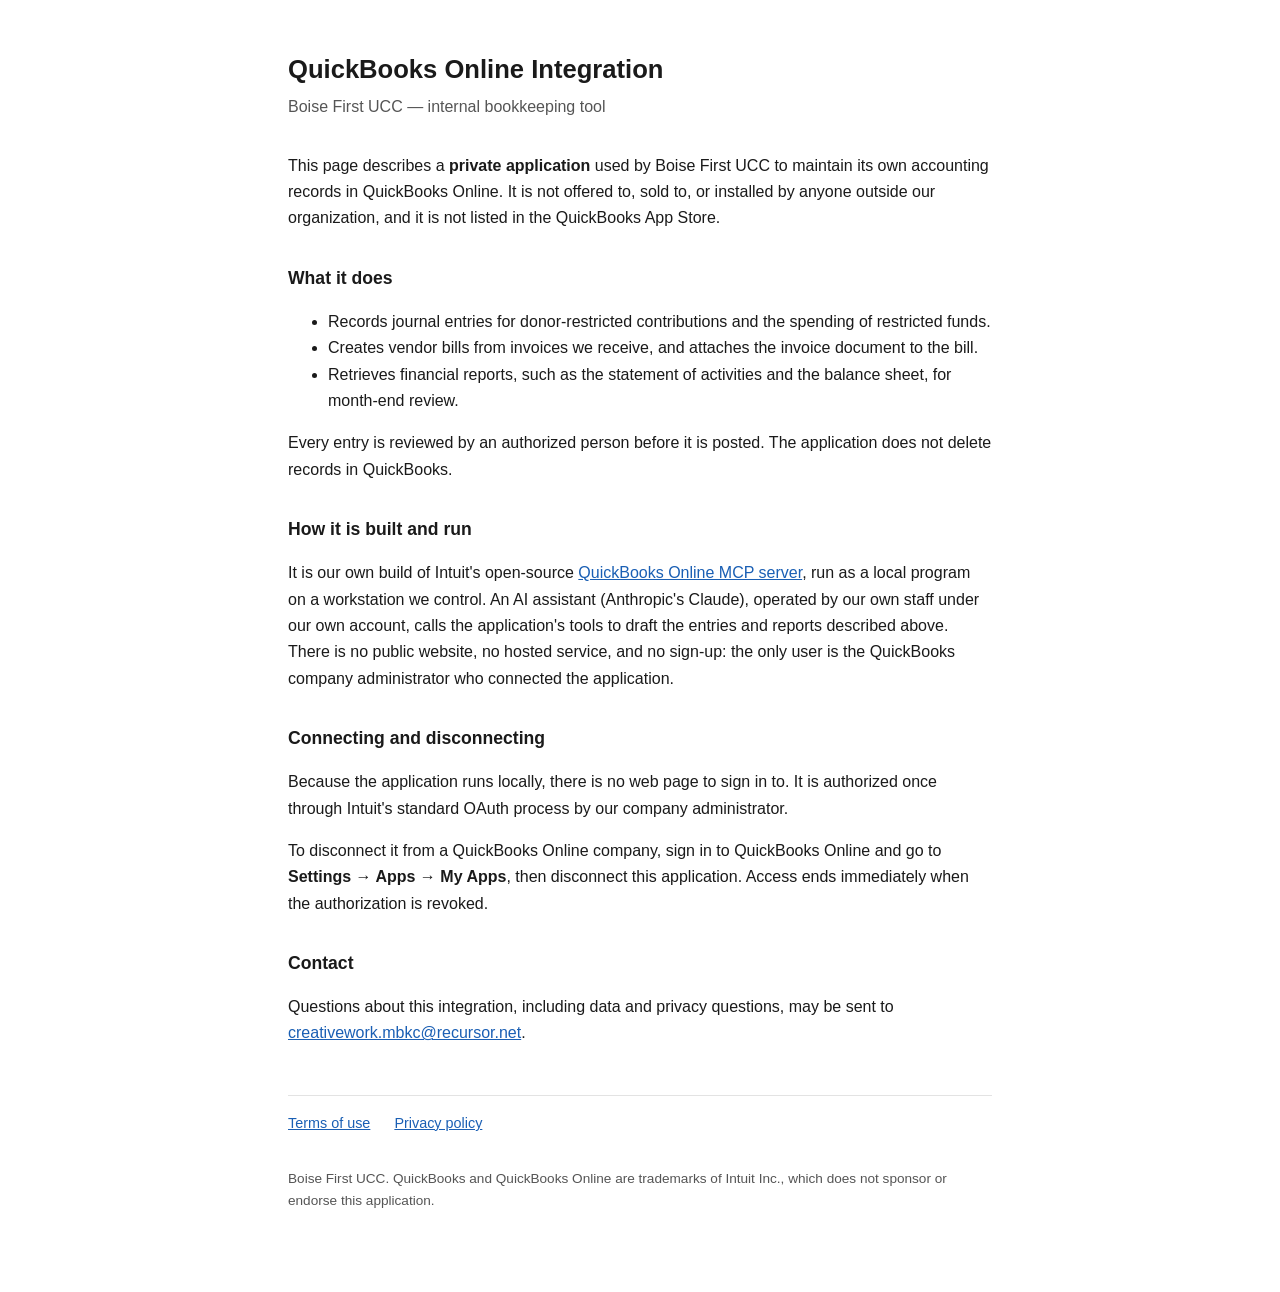
<file: index.html>
<!DOCTYPE html>
<html lang="en">
<head>
<meta charset="utf-8">
<meta name="viewport" content="width=device-width, initial-scale=1">
<title>QuickBooks Integration — Boise First UCC</title>
<meta name="description" content="Information about the private QuickBooks Online integration used by Boise First UCC for internal bookkeeping.">
<link rel="stylesheet" href="style.css">
</head>
<body>
<h1>QuickBooks Online Integration</h1>
<p class="sub">Boise First UCC — internal bookkeeping tool</p>

<p>This page describes a <strong>private application</strong> used by Boise First UCC to maintain its own
accounting records in QuickBooks Online. It is not offered to, sold to, or installed by anyone outside our
organization, and it is not listed in the QuickBooks App Store.</p>

<h2>What it does</h2>
<ul>
  <li>Records journal entries for donor-restricted contributions and the spending of restricted funds.</li>
  <li>Creates vendor bills from invoices we receive, and attaches the invoice document to the bill.</li>
  <li>Retrieves financial reports, such as the statement of activities and the balance sheet, for month-end review.</li>
</ul>
<p>Every entry is reviewed by an authorized person before it is posted. The application does not delete
records in QuickBooks.</p>

<h2>How it is built and run</h2>
<p>It is our own build of Intuit's open-source
<a href="https://github.com/intuit/quickbooks-online-mcp-server">QuickBooks Online MCP server</a>, run as a
local program on a workstation we control. An AI assistant (Anthropic's Claude), operated by our own staff
under our own account, calls the application's tools to draft the entries and reports described above.
There is no public website, no hosted service, and no sign-up: the only user is the QuickBooks company
administrator who connected the application.</p>

<h2>Connecting and disconnecting</h2>
<p>Because the application runs locally, there is no web page to sign in to. It is authorized once through
Intuit's standard OAuth process by our company administrator.</p>
<p>To disconnect it from a QuickBooks Online company, sign in to QuickBooks Online and go to
<strong>Settings &rarr; Apps &rarr; My Apps</strong>, then disconnect this application. Access ends
immediately when the authorization is revoked.</p>

<h2>Contact</h2>
<p>Questions about this integration, including data and privacy questions, may be sent to
<a href="mailto:creativework.mbkc@recursor.net">creativework.mbkc@recursor.net</a>.</p>

<nav>
  <a href="terms.html">Terms of use</a>
  <a href="privacy.html">Privacy policy</a>
</nav>
<footer>Boise First UCC. QuickBooks and QuickBooks Online are trademarks of Intuit Inc., which does not
sponsor or endorse this application.</footer>
</body>
</html>
</file>
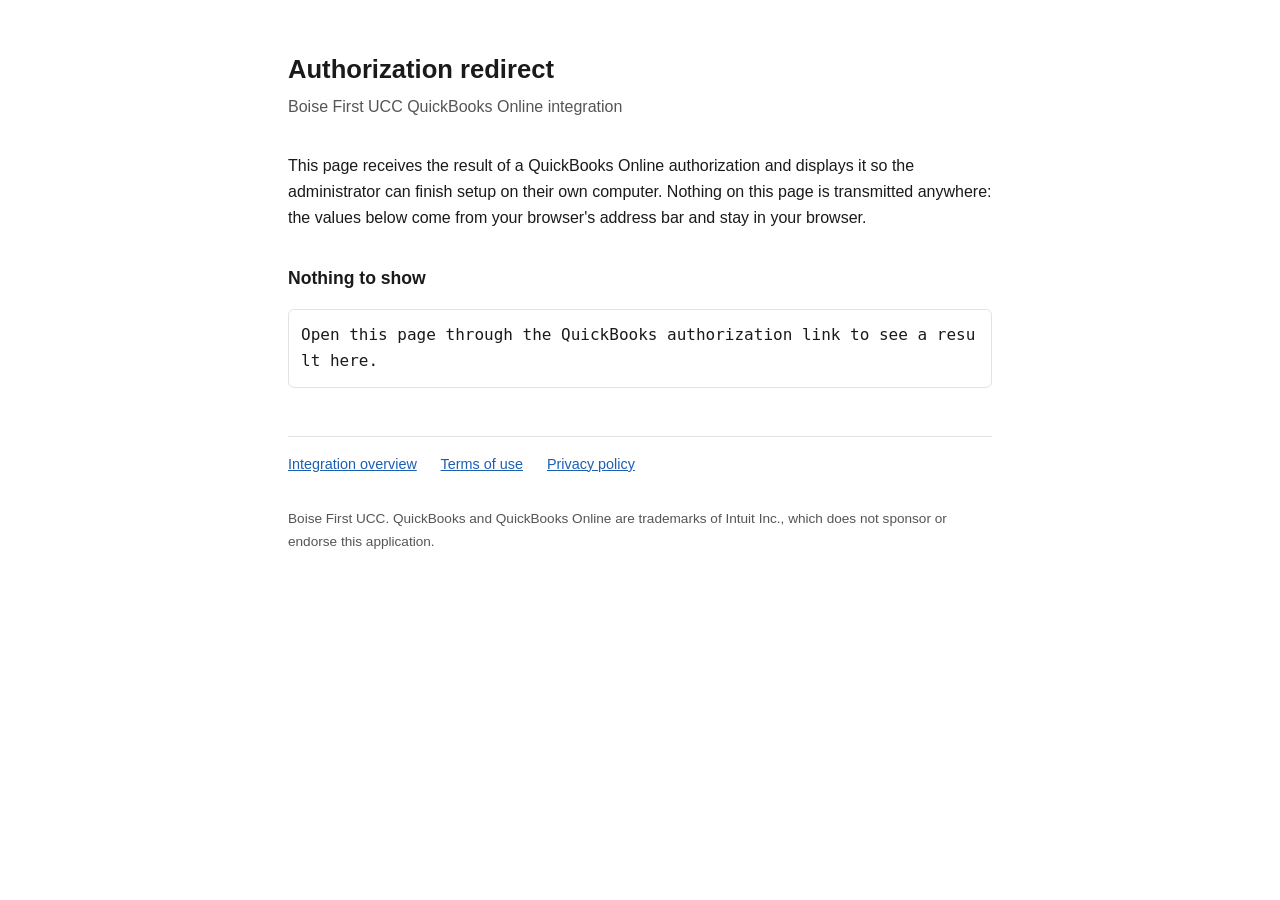
<file: oauth.html>
<!DOCTYPE html>
<html lang="en">
<head>
<meta charset="utf-8">
<meta name="viewport" content="width=device-width, initial-scale=1">
<title>Authorization Complete — Boise First UCC QuickBooks Integration</title>
<meta name="description" content="OAuth redirect landing page for the private QuickBooks Online integration operated by Boise First UCC.">
<link rel="stylesheet" href="style.css">
</head>
<body>
<h1>Authorization redirect</h1>
<p class="sub">Boise First UCC QuickBooks Online integration</p>

<p id="intro">This page receives the result of a QuickBooks Online authorization and displays it so the
administrator can finish setup on their own computer. Nothing on this page is transmitted anywhere: the
values below come from your browser's address bar and stay in your browser.</p>

<div id="result"></div>

<noscript><p><strong>JavaScript is disabled.</strong> Copy the full address of this page out of the address
bar instead — it contains the values needed.</p></noscript>

<nav>
  <a href="index.html">Integration overview</a>
  <a href="terms.html">Terms of use</a>
  <a href="privacy.html">Privacy policy</a>
</nav>
<footer>Boise First UCC. QuickBooks and QuickBooks Online are trademarks of Intuit Inc., which does not
sponsor or endorse this application.</footer>

<script>
  (function () {
    var params = new URLSearchParams(window.location.search);
    var out = document.getElementById("result");
    var error = params.get("error");
    var code = params.get("code");

    function block(label, value) {
      var h = document.createElement("h2");
      h.textContent = label;
      var p = document.createElement("p");
      p.style.cssText = "font-family:ui-monospace,Consolas,monospace;word-break:break-all;" +
        "border:1px solid var(--rule);border-radius:6px;padding:.75rem;";
      p.textContent = value;
      out.appendChild(h);
      out.appendChild(p);
    }

    if (error) {
      block("Authorization failed", error + (params.get("error_description") ? " — " + params.get("error_description") : ""));
      return;
    }
    if (!code) {
      block("Nothing to show", "Open this page through the QuickBooks authorization link to see a result here.");
      return;
    }

    var full = window.location.href;
    block("Copy this entire line into the setup script", full);
    block("Authorization code", code);
    block("Company (realm) ID", params.get("realmId") || "(not provided)");

    var btn = document.createElement("button");
    btn.textContent = "Copy the full line";
    btn.style.cssText = "font:inherit;padding:.5rem .9rem;border-radius:6px;border:1px solid var(--rule);cursor:pointer;";
    btn.onclick = function () {
      navigator.clipboard.writeText(full).then(
        function () { btn.textContent = "Copied"; },
        function () { btn.textContent = "Copy failed — select the line above manually"; }
      );
    };
    out.appendChild(btn);

    var note = document.createElement("p");
    note.textContent = "This code can only be used once, and it expires within minutes. If setup fails, " +
      "run the authorization link again to get a fresh one.";
    out.appendChild(note);
  })();
</script>
</body>
</html>
</file>
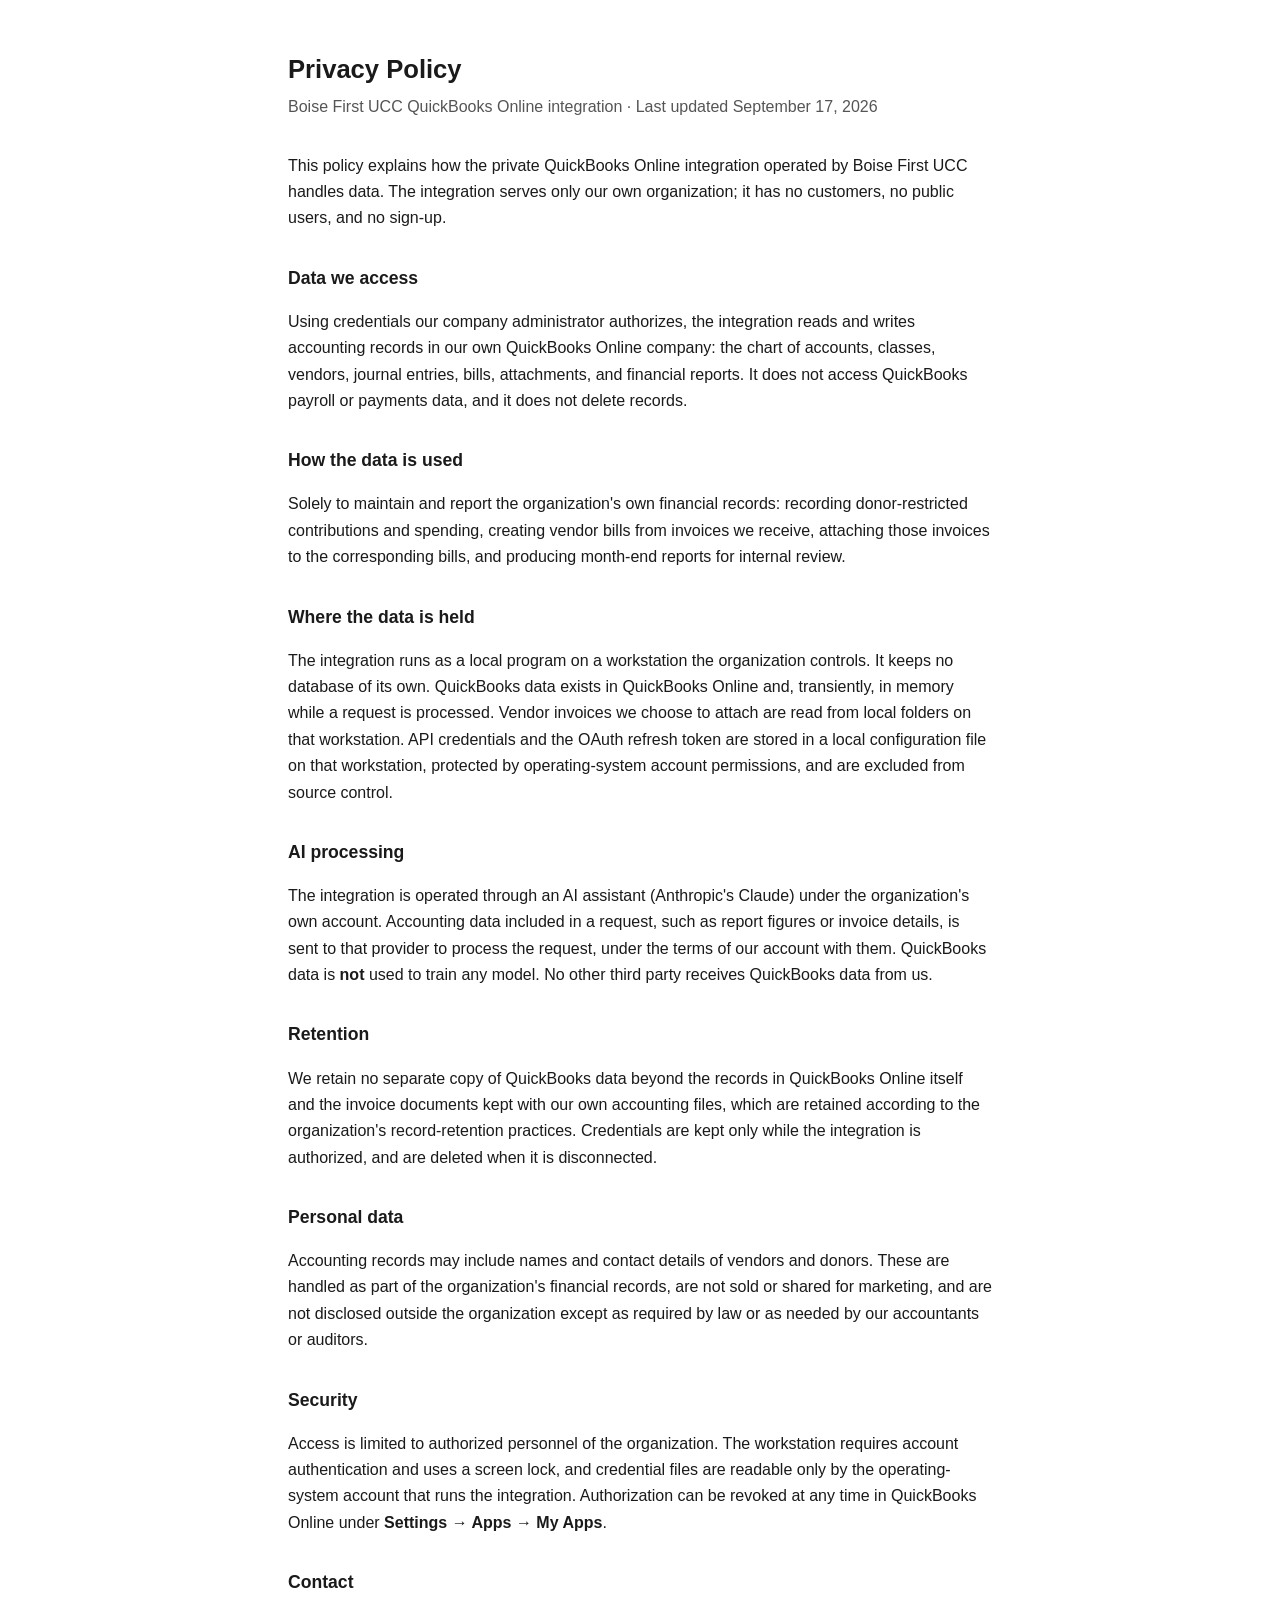
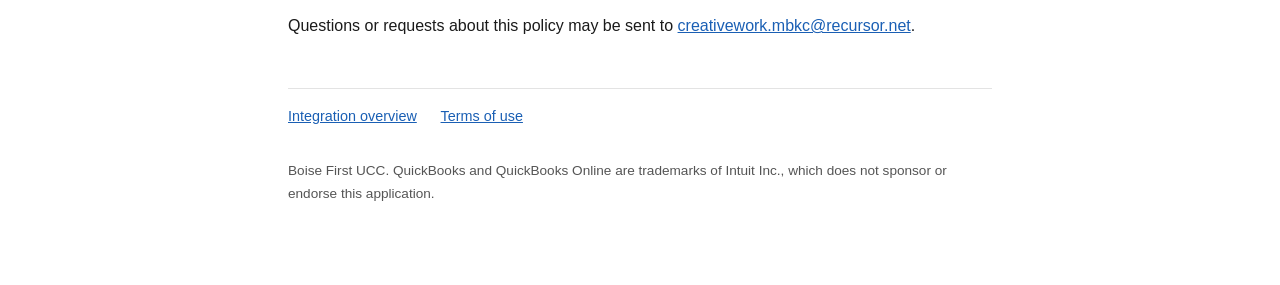
<file: privacy.html>
<!DOCTYPE html>
<html lang="en">
<head>
<meta charset="utf-8">
<meta name="viewport" content="width=device-width, initial-scale=1">
<title>Privacy Policy — Boise First UCC QuickBooks Integration</title>
<meta name="description" content="Privacy policy for the private QuickBooks Online integration operated by Boise First UCC.">
<link rel="stylesheet" href="style.css">
</head>
<body>
<h1>Privacy Policy</h1>
<p class="sub">Boise First UCC QuickBooks Online integration &middot; Last updated September 17, 2026</p>

<p>This policy explains how the private QuickBooks Online integration operated by Boise First UCC handles
data. The integration serves only our own organization; it has no customers, no public users, and no
sign-up.</p>

<h2>Data we access</h2>
<p>Using credentials our company administrator authorizes, the integration reads and writes accounting
records in our own QuickBooks Online company: the chart of accounts, classes, vendors, journal entries,
bills, attachments, and financial reports. It does not access QuickBooks payroll or payments data, and it
does not delete records.</p>

<h2>How the data is used</h2>
<p>Solely to maintain and report the organization's own financial records: recording donor-restricted
contributions and spending, creating vendor bills from invoices we receive, attaching those invoices to the
corresponding bills, and producing month-end reports for internal review.</p>

<h2>Where the data is held</h2>
<p>The integration runs as a local program on a workstation the organization controls. It keeps no database
of its own. QuickBooks data exists in QuickBooks Online and, transiently, in memory while a request is
processed. Vendor invoices we choose to attach are read from local folders on that workstation. API
credentials and the OAuth refresh token are stored in a local configuration file on that workstation,
protected by operating-system account permissions, and are excluded from source control.</p>

<h2>AI processing</h2>
<p>The integration is operated through an AI assistant (Anthropic's Claude) under the organization's own
account. Accounting data included in a request, such as report figures or invoice details, is sent to that
provider to process the request, under the terms of our account with them. QuickBooks data is
<strong>not</strong> used to train any model. No other third party receives QuickBooks data from us.</p>

<h2>Retention</h2>
<p>We retain no separate copy of QuickBooks data beyond the records in QuickBooks Online itself and the
invoice documents kept with our own accounting files, which are retained according to the organization's
record-retention practices. Credentials are kept only while the integration is authorized, and are deleted
when it is disconnected.</p>

<h2>Personal data</h2>
<p>Accounting records may include names and contact details of vendors and donors. These are handled as part
of the organization's financial records, are not sold or shared for marketing, and are not disclosed outside
the organization except as required by law or as needed by our accountants or auditors.</p>

<h2>Security</h2>
<p>Access is limited to authorized personnel of the organization. The workstation requires account
authentication and uses a screen lock, and credential files are readable only by the operating-system
account that runs the integration. Authorization can be revoked at any time in QuickBooks Online under
<strong>Settings &rarr; Apps &rarr; My Apps</strong>.</p>

<h2>Contact</h2>
<p>Questions or requests about this policy may be sent to
<a href="mailto:creativework.mbkc@recursor.net">creativework.mbkc@recursor.net</a>.</p>

<nav>
  <a href="index.html">Integration overview</a>
  <a href="terms.html">Terms of use</a>
</nav>
<footer>Boise First UCC. QuickBooks and QuickBooks Online are trademarks of Intuit Inc., which does not
sponsor or endorse this application.</footer>
</body>
</html>
</file>
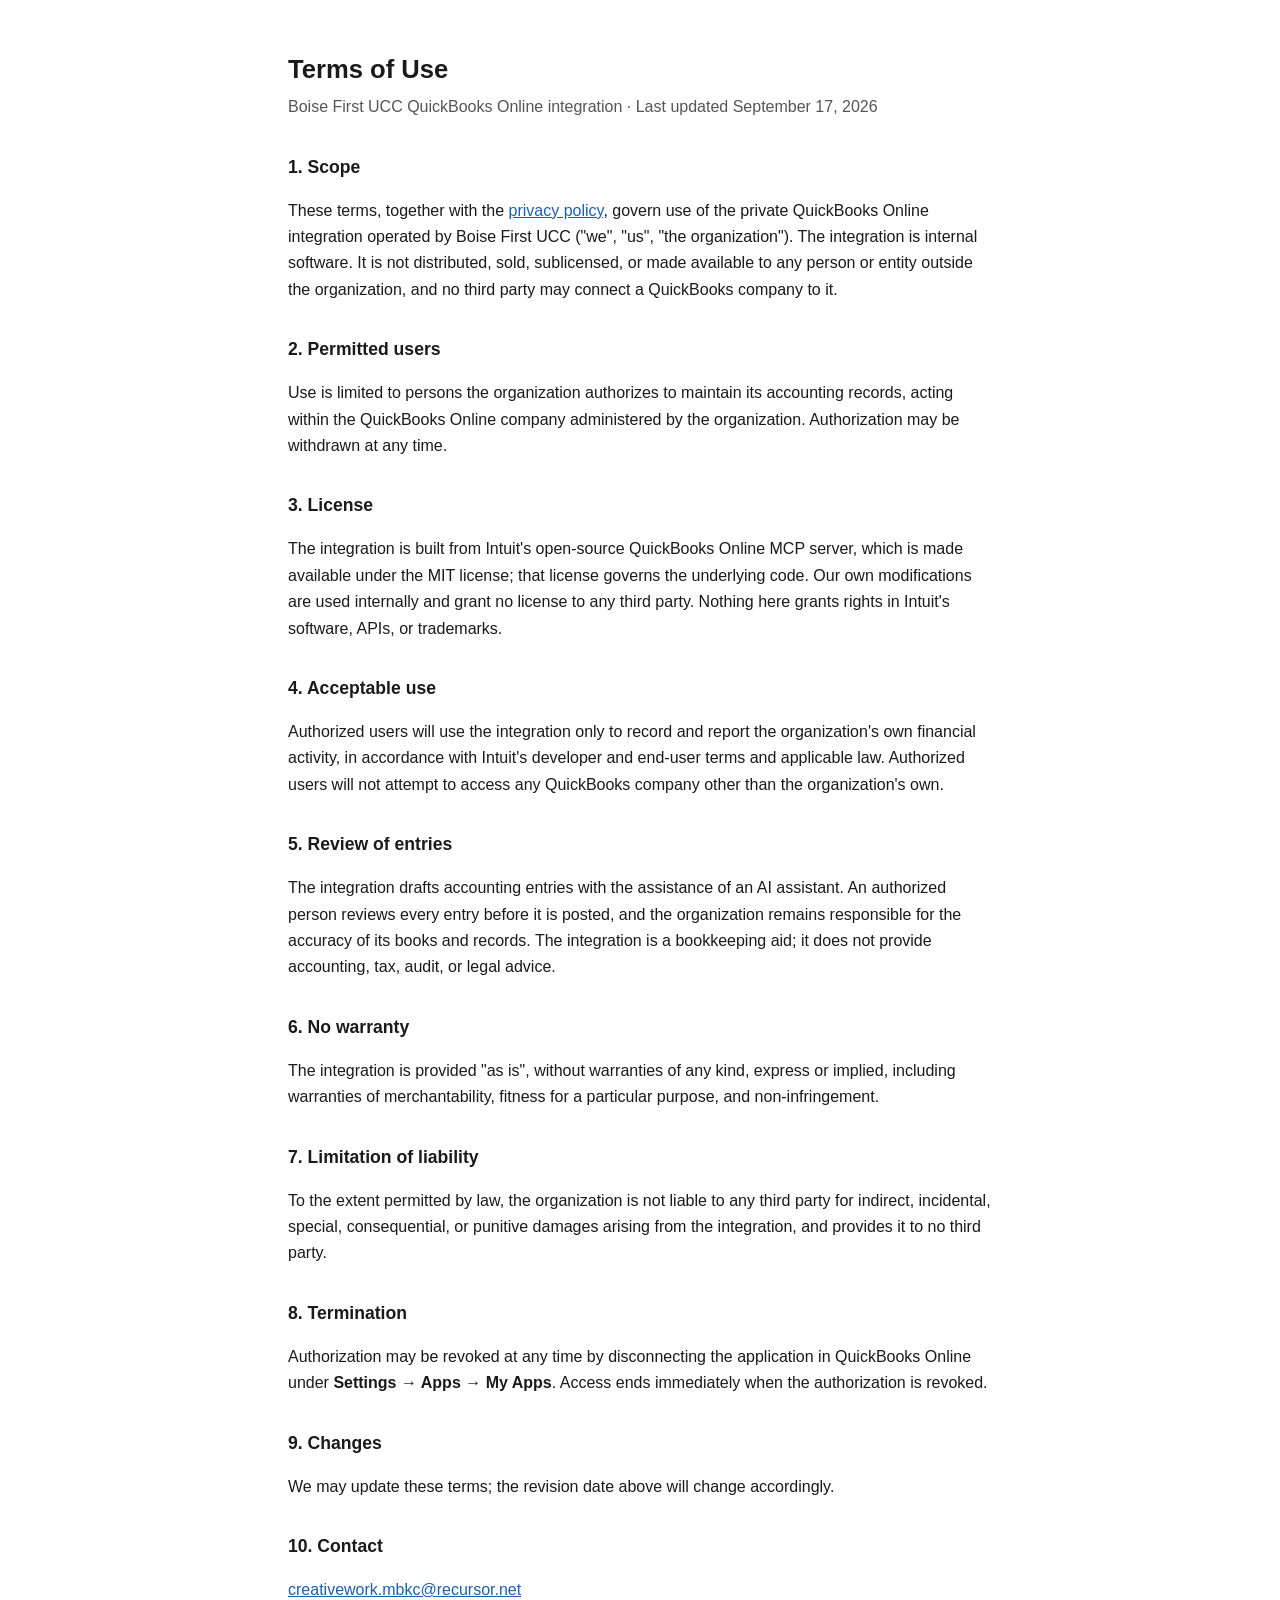
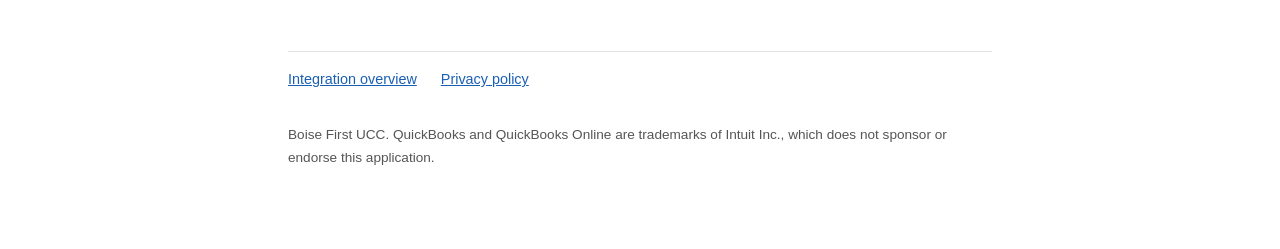
<file: terms.html>
<!DOCTYPE html>
<html lang="en">
<head>
<meta charset="utf-8">
<meta name="viewport" content="width=device-width, initial-scale=1">
<title>Terms of Use — Boise First UCC QuickBooks Integration</title>
<meta name="description" content="End-user license agreement and terms of use for the private QuickBooks Online integration operated by Boise First UCC.">
<link rel="stylesheet" href="style.css">
</head>
<body>
<h1>Terms of Use</h1>
<p class="sub">Boise First UCC QuickBooks Online integration &middot; Last updated September 17, 2026</p>

<h2>1. Scope</h2>
<p>These terms, together with the <a href="privacy.html">privacy policy</a>, govern use of the private
QuickBooks Online integration operated by Boise First UCC ("we", "us", "the organization"). The integration
is internal software. It is not distributed, sold, sublicensed, or made available to any person or entity
outside the organization, and no third party may connect a QuickBooks company to it.</p>

<h2>2. Permitted users</h2>
<p>Use is limited to persons the organization authorizes to maintain its accounting records, acting within
the QuickBooks Online company administered by the organization. Authorization may be withdrawn at any time.</p>

<h2>3. License</h2>
<p>The integration is built from Intuit's open-source QuickBooks Online MCP server, which is made available
under the MIT license; that license governs the underlying code. Our own modifications are used internally
and grant no license to any third party. Nothing here grants rights in Intuit's software, APIs, or
trademarks.</p>

<h2>4. Acceptable use</h2>
<p>Authorized users will use the integration only to record and report the organization's own financial
activity, in accordance with Intuit's developer and end-user terms and applicable law. Authorized users will
not attempt to access any QuickBooks company other than the organization's own.</p>

<h2>5. Review of entries</h2>
<p>The integration drafts accounting entries with the assistance of an AI assistant. An authorized person
reviews every entry before it is posted, and the organization remains responsible for the accuracy of its
books and records. The integration is a bookkeeping aid; it does not provide accounting, tax, audit, or
legal advice.</p>

<h2>6. No warranty</h2>
<p>The integration is provided "as is", without warranties of any kind, express or implied, including
warranties of merchantability, fitness for a particular purpose, and non-infringement.</p>

<h2>7. Limitation of liability</h2>
<p>To the extent permitted by law, the organization is not liable to any third party for indirect,
incidental, special, consequential, or punitive damages arising from the integration, and provides it to no
third party.</p>

<h2>8. Termination</h2>
<p>Authorization may be revoked at any time by disconnecting the application in QuickBooks Online under
<strong>Settings &rarr; Apps &rarr; My Apps</strong>. Access ends immediately when the authorization is
revoked.</p>

<h2>9. Changes</h2>
<p>We may update these terms; the revision date above will change accordingly.</p>

<h2>10. Contact</h2>
<p><a href="mailto:creativework.mbkc@recursor.net">creativework.mbkc@recursor.net</a></p>

<nav>
  <a href="index.html">Integration overview</a>
  <a href="privacy.html">Privacy policy</a>
</nav>
<footer>Boise First UCC. QuickBooks and QuickBooks Online are trademarks of Intuit Inc., which does not
sponsor or endorse this application.</footer>
</body>
</html>
</file>
<file: style.css>
:root { --fg: #1a1a1a; --muted: #555; --bg: #fff; --rule: #e3e3e3; --link: #1a5fb4; }
@media (prefers-color-scheme: dark) {
  :root { --fg: #e8e8e8; --muted: #a8a8a8; --bg: #16181c; --rule: #333; --link: #7cb0ff; }
}
* { box-sizing: border-box; }
body { margin: 0 auto; padding: 48px 16px 80px; max-width: 46rem; background: var(--bg); color: var(--fg);
  font: 16px/1.65 -apple-system, "Segoe UI", Roboto, Helvetica, Arial, sans-serif; }
h1 { font-size: 1.6rem; margin: 0 0 .25rem; }
h2 { font-size: 1.1rem; margin: 2rem 0 .5rem; }
p, li { color: var(--fg); }
a { color: var(--link); }
.sub { color: var(--muted); margin: 0 0 2rem; }
nav { border-top: 1px solid var(--rule); margin-top: 3rem; padding-top: 1rem; font-size: .9rem; }
nav a { margin-right: 1.25rem; }
footer { color: var(--muted); font-size: .85rem; margin-top: 2rem; }
</file>
